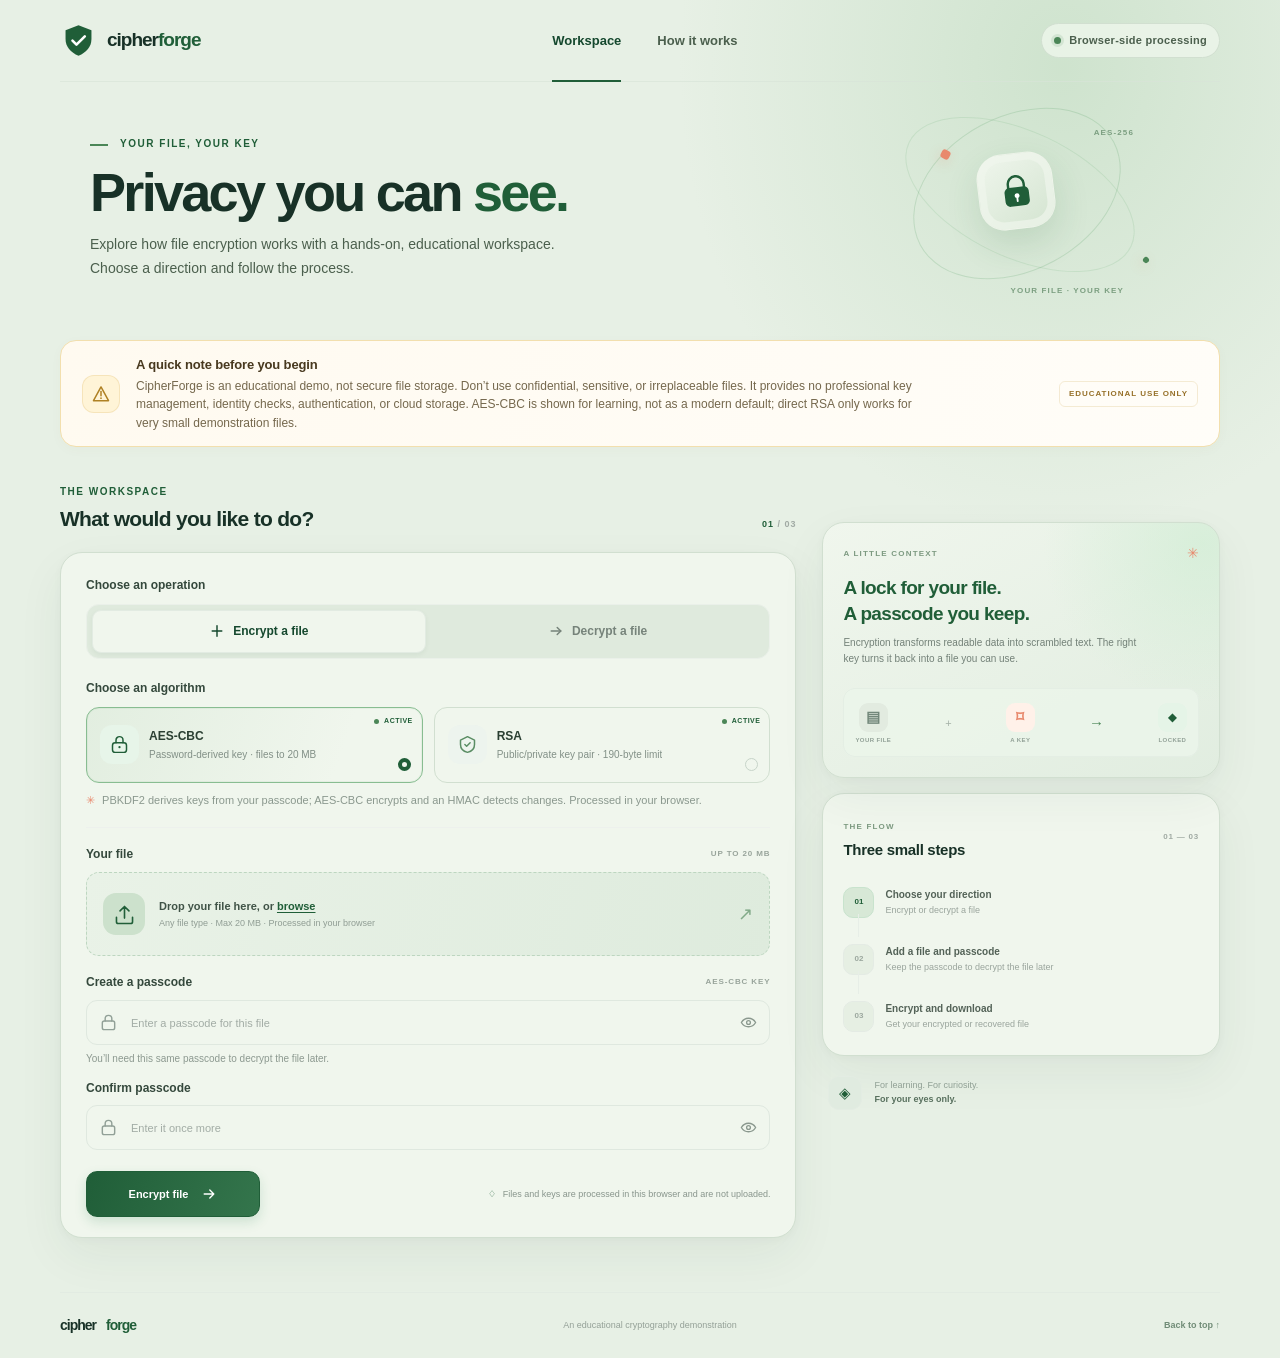
<file: index.html>
<!doctype html>
<html lang="en">
  <head>
    <meta charset="utf-8" />
    <meta name="viewport" content="width=device-width, initial-scale=1" />
    <meta
      http-equiv="refresh"
      content="0; url=./templates/index.html"
    />
    <title>CipherForge</title>
  </head>
  <body>
    <p>
      Opening the CipherForge preview…
      <a href="./templates/index.html">Open the page</a> if it does not load.
    </p>
    <script>
      const pageRoot = window.location.pathname
        .replace(/index\.html$/, "")
        .replace(/\/?$/, "/");
      window.location.replace(`${pageRoot}templates/index.html`);
    </script>
  </body>
</html>
</file>
<file: static/css/styles.css>
:root {
  color-scheme: light;

  --color-page: #e7f0e5;
  --color-surface: #f0f6ed;
  --color-surface-soft: #dfeadd;
  --color-ink: #183127;
  --color-ink-soft: #4b5f4d;
  --color-line: #d1dfd0;
  --color-green: #205e38;
  --color-green-deep: #15482e;
  --color-green-bright: #4b8657;
  --color-green-pale: #cce1cc;
  --color-coral: #e8896d;
  --color-warning-line: #f2dfae;
  --color-error: #ad4238;
  --color-error-pale: #fff0ee;

  --font-body: "DM Sans", -apple-system, BlinkMacSystemFont, "Segoe UI", sans-serif;
  --font-display: "Manrope", "DM Sans", -apple-system, BlinkMacSystemFont, "Segoe UI", sans-serif;

  --radius-small: 10px;
  --radius-medium: 16px;
  --radius-large: 22px;
  --radius-pill: 999px;

  --shadow-card: 0 18px 48px rgb(32 68 43 / 6%), 0 2px 8px rgb(32 68 43 / 3%);
  --shadow-float: 0 9px 24px rgb(36 102 59 / 12%);

  --content-width: 1160px;
  --transition-fast: 160ms ease;
}

* {
  box-sizing: border-box;
}

html {
  min-width: 320px;
  scroll-behavior: smooth;
  scroll-padding-top: 28px;
}

body {
  min-height: 100vh;
  margin: 0;
  background:
    radial-gradient(ellipse at 83% 5%, rgb(174 210 175 / 43%), transparent 24rem),
    var(--color-page);
  color: var(--color-ink);
  font-family: var(--font-body);
  font-size: 14px;
  line-height: 1.5;
  -webkit-font-smoothing: antialiased;
}

button,
input {
  font: inherit;
}

button,
a,
label {
  -webkit-tap-highlight-color: transparent;
}

a {
  color: inherit;
}

button:focus-visible,
a:focus-visible,
input:focus-visible,
.drop-zone:focus-within {
  outline: 3px solid rgb(71 132 90 / 42%);
  outline-offset: 3px;
}

.skip-link {
  position: fixed;
  z-index: 20;
  top: 12px;
  left: 12px;
  padding: 10px 14px;
  transform: translateY(-160%);
  border-radius: var(--radius-small);
  background: var(--color-ink);
  color: white;
  text-decoration: none;
}

.skip-link:focus {
  transform: translateY(0);
}

.topbar {
  display: flex;
  width: min(var(--content-width), calc(100% - 64px));
  height: 82px;
  align-items: center;
  justify-content: space-between;
  margin: 0 auto;
  border-bottom: 1px solid rgb(216 229 216 / 67%);
}

.brand,
.footer-brand {
  display: inline-flex;
  align-items: center;
  gap: 10px;
  color: var(--color-ink);
  text-decoration: none;
}

.brand-mark {
  display: grid;
  width: 37px;
  height: 37px;
  color: var(--color-green);
  place-items: center;
}

.brand-mark svg {
  width: 100%;
  height: 100%;
}

.brand-name,
.footer-brand {
  font-family: var(--font-display);
  font-size: 19px;
  font-weight: 800;
  letter-spacing: -1px;
}

.brand-name span,
.footer-brand span {
  color: var(--color-green);
}

.top-nav {
  display: flex;
  height: 100%;
  align-items: center;
  gap: 36px;
  margin-left: 3rem;
}

.top-nav-link {
  position: relative;
  display: inline-flex;
  height: 100%;
  align-items: center;
  color: var(--color-ink-soft);
  font-size: 13px;
  font-weight: 600;
  text-decoration: none;
  transition: color var(--transition-fast);
}

.top-nav-link:hover,
.top-nav-link.is-current {
  color: var(--color-green-deep);
}

.top-nav-link.is-current::after {
  position: absolute;
  right: 0;
  bottom: -1px;
  left: 0;
  height: 2px;
  background: var(--color-green);
  content: "";
}

.preview-badge {
  display: inline-flex;
  align-items: center;
  gap: 8px;
  padding: 8px 12px;
  border: 1px solid var(--color-line);
  border-radius: var(--radius-pill);
  background: rgb(236 245 234 / 88%);
  color: var(--color-ink-soft);
  font-size: 11px;
  font-weight: 700;
  letter-spacing: 0.025em;
}

.preview-dot,
.active-state span {
  width: 7px;
  height: 7px;
  border-radius: 50%;
  background: var(--color-green-bright);
  box-shadow: 0 0 0 3px rgb(71 132 90 / 13%);
}

main {
  width: min(var(--content-width), calc(100% - 64px));
  margin: 0 auto;
}

.hero {
  position: relative;
  display: flex;
  min-height: 258px;
  align-items: center;
  justify-content: space-between;
  overflow: hidden;
  padding: 22px 0 27px 30px;
}

.hero-copy {
  position: relative;
  z-index: 1;
  max-width: 630px;
}

.eyebrow,
.aside-kicker {
  margin: 0;
  color: var(--color-green);
  font-size: 10px;
  font-weight: 800;
  letter-spacing: 0.15em;
}

.eyebrow-line {
  display: inline-block;
  width: 18px;
  height: 2px;
  margin-right: 8px;
  vertical-align: middle;
  background: var(--color-green-bright);
}

.hero h1 {
  margin: 11px 0 8px;
  font-family: var(--font-display);
  font-size: clamp(36px, 4.5vw, 54px);
  font-weight: 700;
  letter-spacing: -2.7px;
  line-height: 1.14;
}

.hero h1 span {
  color: var(--color-green);
}

.hero-description {
  max-width: 470px;
  margin: 0;
  color: var(--color-ink-soft);
  font-size: 14px;
  line-height: 1.75;
}

.hero-art {
  position: relative;
  width: 300px;
  height: 205px;
  flex: 0 0 300px;
  margin-right: 48px;
}

.orbit {
  position: absolute;
  top: 10px;
  left: 35px;
  width: 220px;
  height: 155px;
  transform: rotate(-28deg);
  border: 1px solid rgb(68 151 88 / 19%);
  border-radius: 50%;
}

.orbit-two {
  top: 25px;
  left: 25px;
  width: 246px;
  height: 127px;
  transform: rotate(25deg);
  border-color: rgb(68 151 88 / 13%);
}

.hero-lock {
  position: absolute;
  top: 47px;
  left: 106px;
  display: grid;
  width: 76px;
  height: 76px;
  transform: rotate(-7deg);
  border: 1px solid rgb(240 246 237 / 80%);
  border-radius: 25px;
  background: linear-gradient(145deg, #f0f6ed, #d3e4d0);
  box-shadow: 0 15px 35px rgb(39 105 55 / 14%), inset 0 0 0 7px rgb(240 246 237 / 68%);
  color: var(--color-green);
  place-items: center;
}

.hero-lock svg {
  width: 39px;
  height: 39px;
}

.hero-spark {
  position: absolute;
  z-index: 1;
  width: 9px;
  height: 9px;
  border-radius: 3px;
  background: var(--color-coral);
  box-shadow: 0 4px 12px rgb(232 137 109 / 26%);
}

.spark-one {
  top: 44px;
  left: 69px;
  transform: rotate(27deg);
}

.spark-two {
  right: 23px;
  bottom: 48px;
  width: 6px;
  height: 6px;
  transform: rotate(45deg);
  background: var(--color-green-bright);
}

.art-label {
  position: absolute;
  color: #7c9f81;
  font-size: 8px;
  font-weight: 800;
  letter-spacing: 0.14em;
}

.art-label-top {
  top: 21px;
  right: 38px;
}

.art-label-bottom {
  right: 48px;
  bottom: 14px;
}

.notice {
  display: flex;
  min-height: 82px;
  align-items: center;
  gap: 16px;
  padding: 14px 21px;
  border: 1px solid var(--color-warning-line);
  border-radius: var(--radius-medium);
  background: linear-gradient(100deg, #fffaf0, #fffdf8);
  box-shadow: 0 3px 12px rgb(132 106 48 / 3%);
}

.notice-icon {
  display: grid;
  width: 38px;
  height: 38px;
  flex: 0 0 38px;
  border: 1px solid rgb(200 151 44 / 17%);
  border-radius: 12px;
  background: #fff4d7;
  color: #af8124;
  place-items: center;
}

.notice-icon svg {
  width: 20px;
  height: 20px;
}

.notice-copy {
  min-width: 0;
}

.notice h2 {
  margin: 0 0 2px;
  color: #48391f;
  font-family: var(--font-display);
  font-size: 13px;
  font-weight: 800;
  letter-spacing: -0.15px;
}

.notice p {
  max-width: 790px;
  margin: 0;
  color: #75684d;
  font-size: 12px;
  line-height: 1.55;
}

.notice-tag {
  flex: 0 0 auto;
  margin-left: auto;
  padding: 6px 9px;
  border: 1px solid rgb(205 171 92 / 23%);
  border-radius: 6px;
  color: #97712a;
  font-size: 8px;
  font-weight: 800;
  letter-spacing: 0.12em;
}

.workspace-layout {
  display: grid;
  grid-template-columns: minmax(0, 1.63fr) minmax(300px, 0.88fr);
  align-items: start;
  gap: 26px;
  padding: 37px 0 54px;
}

.workspace-main {
  min-width: 0;
}

.section-heading {
  display: flex;
  align-items: end;
  justify-content: space-between;
  margin: 0 0 17px;
}

.section-heading .eyebrow {
  margin-bottom: 4px;
}

.section-heading h2 {
  margin: 0;
  font-family: var(--font-display);
  font-size: 21px;
  font-weight: 700;
  letter-spacing: -0.7px;
}

.step-count {
  padding-bottom: 3px;
  color: #a1aaa4;
  font-size: 9px;
  font-weight: 700;
  letter-spacing: 0.11em;
}

.step-count span {
  color: var(--color-green);
}

.workbench-card,
.aside-card {
  border: 1px solid var(--color-line);
  border-radius: var(--radius-large);
  background: var(--color-surface);
  box-shadow: var(--shadow-card);
}

.workbench-card {
  padding: 23px 25px 20px;
}

fieldset {
  min-width: 0;
  margin: 0;
  padding: 0;
  border: 0;
}

.field-label {
  display: block;
  padding: 0;
  color: #34483c;
  font-size: 12px;
  font-weight: 700;
}

.operation-switch {
  display: grid;
  grid-template-columns: 1fr 1fr;
  gap: 5px;
  margin-top: 10px;
  padding: 5px;
  border: 1px solid #eaf0e9;
  border-radius: 13px;
  background: var(--color-surface-soft);
}

.operation-button {
  display: flex;
  min-height: 43px;
  align-items: center;
  justify-content: center;
  gap: 8px;
  border: 1px solid transparent;
  border-radius: 9px;
  background: transparent;
  color: #76837a;
  cursor: pointer;
  font-size: 12px;
  font-weight: 600;
  transition: background var(--transition-fast), color var(--transition-fast), box-shadow var(--transition-fast);
}

.operation-button svg {
  width: 16px;
  height: 16px;
}

.operation-button:hover {
  color: var(--color-green-deep);
}

.operation-button.is-selected {
  border-color: #e2ebe2;
  background: var(--color-surface);
  box-shadow: 0 2px 5px rgb(27 58 37 / 5%);
  color: var(--color-green-deep);
  font-weight: 700;
}

.algorithm-fieldset {
  margin-top: 20px;
}

.algorithm-grid {
  display: grid;
  grid-template-columns: 1fr 1fr;
  gap: 11px;
  margin-top: 10px;
}

.algorithm-card {
  position: relative;
  display: flex;
  min-height: 76px;
  align-items: center;
  gap: 10px;
  padding: 12px 13px;
  border: 1px solid var(--color-line);
  border-radius: 13px;
  background: var(--color-surface);
  transition: border-color var(--transition-fast), background var(--transition-fast), box-shadow var(--transition-fast);
}

label.algorithm-card {
  cursor: pointer;
}

.algorithm-card.is-selected {
  border-color: #88bd91;
  background: linear-gradient(110deg, #e2eee0, var(--color-surface) 75%);
  box-shadow: inset 0 0 0 1px rgb(87 155 99 / 8%);
}

.algorithm-icon {
  display: grid;
  width: 39px;
  height: 39px;
  flex: 0 0 39px;
  border-radius: 12px;
  place-items: center;
}

.algorithm-icon svg {
  width: 21px;
  height: 21px;
}

.algorithm-icon-aes {
  background: #e7f5e9;
  color: var(--color-green);
}

.algorithm-icon-rsa {
  background: #edf4ee;
  color: #5a8d64;
}

.algorithm-copy {
  display: grid;
  min-width: 0;
  gap: 2px;
}

.algorithm-title {
  color: #2a3f32;
  font-family: var(--font-display);
  font-size: 12px;
  font-weight: 800;
}

.algorithm-description {
  overflow: hidden;
  color: #829087;
  font-size: 10px;
  text-overflow: ellipsis;
  white-space: nowrap;
}

.algorithm-state {
  position: absolute;
  top: 8px;
  right: 9px;
  display: inline-flex;
  align-items: center;
  gap: 5px;
  font-size: 7px;
  font-weight: 800;
  letter-spacing: 0.07em;
}

.active-state {
  color: var(--color-green);
}

.active-state span {
  width: 5px;
  height: 5px;
  box-shadow: none;
}

.algorithm-radio {
  position: absolute;
  right: 11px;
  bottom: 11px;
  width: 13px;
  height: 13px;
  border: 1px solid #c7d4c9;
  border-radius: 50%;
}

.algorithm-card.is-selected .algorithm-radio {
  border: 4px solid var(--color-green);
  background: var(--color-surface);
}

.algorithm-card input:focus-visible + .algorithm-icon {
  outline: 3px solid rgb(71 132 90 / 42%);
  outline-offset: 3px;
}

.algorithm-footnote {
  margin: 9px 0 0;
  color: #8a988e;
  font-size: 11px;
}

.algorithm-footnote > span:first-child {
  margin-right: 4px;
  color: var(--color-coral);
}

.form-divider {
  height: 1px;
  margin: 19px 0 17px;
  background: #edf1ed;
}

.field-block + .field-block {
  margin-top: 17px;
}

.field-heading {
  display: flex;
  align-items: center;
  justify-content: space-between;
  gap: 10px;
  margin-bottom: 9px;
}

.field-optional {
  color: #98a49b;
  font-size: 8px;
  font-weight: 800;
  letter-spacing: 0.11em;
}

.drop-zone {
  display: flex;
  min-height: 84px;
  align-items: center;
  gap: 14px;
  padding: 13px 16px;
  border: 1.5px dashed #bdd6c0;
  border-radius: 13px;
  background: linear-gradient(105deg, #e9f2e7, #deebdd);
  cursor: pointer;
  transition: border-color var(--transition-fast), background var(--transition-fast), transform var(--transition-fast);
}

.drop-zone:hover,
.drop-zone.is-dragging {
  transform: translateY(-1px);
  border-color: var(--color-green-bright);
  background: #d9ead9;
}

.upload-icon {
  display: grid;
  width: 42px;
  height: 42px;
  flex: 0 0 42px;
  border-radius: 13px;
  background: var(--color-green-pale);
  color: var(--color-green);
  place-items: center;
}

.upload-icon svg {
  width: 25px;
  height: 25px;
}

.drop-zone-copy {
  display: grid;
  min-width: 0;
  gap: 3px;
}

.drop-title {
  color: #405347;
  font-size: 11px;
  font-weight: 700;
}

.drop-title span {
  color: var(--color-green);
  text-decoration: underline;
  text-underline-offset: 2px;
}

.drop-subtitle {
  color: #909d94;
  font-size: 9px;
}

.browse-arrow {
  margin-left: auto;
  color: #82aa89;
  font-size: 18px;
}

.selected-file {
  display: flex;
  min-height: 67px;
  align-items: center;
  gap: 11px;
  margin-top: 9px;
  padding: 9px 12px;
  border: 1px solid #dfeae0;
  border-radius: 12px;
  background: #e4eee2;
}

.selected-file[hidden],
.form-status[hidden] {
  display: none;
}

.file-type-icon {
  display: grid;
  width: 36px;
  height: 36px;
  flex: 0 0 36px;
  border-radius: 10px;
  background: #d9e9d8;
  color: var(--color-green);
  place-items: center;
}

.file-type-icon svg {
  width: 20px;
  height: 20px;
}

.file-details {
  display: grid;
  min-width: 0;
  gap: 1px;
}

.file-name {
  overflow: hidden;
  color: #35483b;
  font-size: 11px;
  font-weight: 700;
  text-overflow: ellipsis;
  white-space: nowrap;
}

.file-size {
  color: #8b988f;
  font-size: 10px;
}

.remove-file {
  display: grid;
  width: 30px;
  height: 30px;
  flex: 0 0 30px;
  margin-left: auto;
  border: 0;
  border-radius: 8px;
  background: transparent;
  color: #87948a;
  cursor: pointer;
  font-size: 20px;
  place-items: center;
  transition: background var(--transition-fast), color var(--transition-fast);
}

.remove-file:hover {
  background: #fcefed;
  color: var(--color-error);
}

.password-input-wrap {
  position: relative;
  display: flex;
  min-height: 45px;
  align-items: center;
  border: 1px solid #dfe8df;
  border-radius: 11px;
  background: var(--color-surface);
  transition: border-color var(--transition-fast), box-shadow var(--transition-fast);
}

.password-input-wrap:focus-within {
  border-color: #8bbd94;
  box-shadow: 0 0 0 3px rgb(71 132 90 / 10%);
}

.password-icon {
  display: grid;
  width: 42px;
  flex: 0 0 42px;
  color: #91a097;
  place-items: center;
}

.password-icon svg {
  width: 19px;
  height: 19px;
}

.password-input-wrap input {
  width: 100%;
  min-width: 0;
  align-self: stretch;
  border: 0;
  outline: 0;
  background: transparent;
  color: var(--color-ink);
  font-size: 11px;
}

.password-input-wrap input::placeholder {
  color: #a2aca5;
}

.password-input-wrap input:focus-visible {
  outline: 0;
}

.reveal-password {
  display: grid;
  width: 42px;
  height: 42px;
  flex: 0 0 42px;
  border: 0;
  border-radius: 8px;
  background: transparent;
  color: #8a988e;
  cursor: pointer;
  place-items: center;
}

.reveal-password:hover {
  color: var(--color-green);
}

.reveal-password svg {
  width: 19px;
  height: 19px;
}

.field-help {
  margin: 6px 0 0;
  color: #8c9990;
  font-size: 10px;
}

.confirm-password-group {
  display: grid;
  gap: 8px;
  margin-top: 13px;
}

.confirm-password-group[hidden] {
  display: none;
}

.rsa-key-block[hidden],
.rsa-mode[hidden] {
  display: none;
}

.key-file-input,
.rsa-generator input,
.rsa-passphrase-label + input {
  width: 100%;
  border: 1px solid #dfe8df;
  background: var(--color-surface);
  font: inherit;
  font-size: 10px;
}

.key-file-input {
  min-height: 45px;
  padding: 10px;
  border-radius: 11px;
  color: #526157;
}

.key-file-input:focus-visible,
.rsa-generator input:focus-visible,
.rsa-passphrase-label + input:focus-visible {
  outline: 3px solid rgb(71 132 90 / 18%);
  outline-offset: 1px;
}

.rsa-generator {
  display: grid;
  gap: 8px;
  margin-top: 13px;
  padding: 13px;
  border: 1px solid #dfeae0;
  border-radius: 12px;
  background: #e4eee2;
}

.rsa-generator .field-heading {
  margin-bottom: 0;
}

.rsa-generator input,
.rsa-passphrase-label + input {
  min-height: 39px;
  padding: 0 11px;
  border-radius: 9px;
  color: var(--color-ink);
}

.secondary-button {
  min-height: 38px;
  justify-self: start;
  padding: 0 12px;
  border: 1px solid #a9caaf;
  border-radius: 9px;
  background: #deecdc;
  color: #347344;
  cursor: pointer;
  font-size: 10px;
  font-weight: 700;
}

.secondary-button:hover {
  border-color: #7bac84;
  background: #d2e3d0;
}

.secondary-button:disabled {
  cursor: wait;
  opacity: 0.7;
}

.rsa-passphrase-label {
  margin-top: 13px;
}

.rsa-passphrase-label span {
  margin-left: 5px;
  color: #98a49b;
  font-size: 8px;
  letter-spacing: 0.1em;
}

.rsa-limit-note {
  margin: 13px 0 0;
  padding: 9px 10px;
  border: 1px solid #f0dfb9;
  border-radius: 9px;
  background: #fffaf0;
  color: #7d6840;
  font-size: 9px;
  line-height: 1.5;
}

.form-footer {
  display: flex;
  align-items: center;
  justify-content: space-between;
  gap: 12px;
  margin-top: 21px;
}

.submit-button {
  display: inline-flex;
  min-width: 174px;
  min-height: 46px;
  align-items: center;
  justify-content: center;
  gap: 13px;
  padding: 0 17px;
  border: 1px solid var(--color-green);
  border-radius: 11px;
  background: linear-gradient(110deg, var(--color-green), #34754c);
  box-shadow: 0 5px 12px rgb(35 131 78 / 17%);
  color: white;
  cursor: pointer;
  font-size: 11px;
  font-weight: 700;
  transition: transform var(--transition-fast), box-shadow var(--transition-fast), background var(--transition-fast);
}

.submit-button:hover {
  transform: translateY(-1px);
  background: linear-gradient(110deg, var(--color-green-deep), var(--color-green));
  box-shadow: var(--shadow-float);
}

.submit-button:active {
  transform: translateY(0);
}

.submit-button:disabled {
  transform: none;
  box-shadow: none;
  cursor: wait;
  opacity: 0.7;
}

.submit-button svg {
  width: 16px;
  height: 16px;
}

.submit-note {
  margin: 0;
  color: #88958c;
  font-size: 9px;
  text-align: right;
}

.note-shield {
  margin-right: 4px;
  color: var(--color-green);
}

.form-status {
  margin: 14px 0 0;
  padding: 11px 13px;
  border: 1px solid #d9e9db;
  border-radius: 10px;
  background: #deecdc;
  color: #356143;
  font-size: 11px;
  line-height: 1.5;
}

.form-status.is-error {
  border-color: #f0d2cd;
  background: var(--color-error-pale);
  color: var(--color-error);
}

.form-status.is-processing {
  border-color: #d6e3d6;
  background: #edf3ea;
  color: #526656;
}

.form-status.is-success {
  border-color: #c7dfcb;
  background: #e2efe1;
  color: var(--color-green-deep);
}

.download-result {
  display: flex;
  min-height: 61px;
  align-items: center;
  gap: 11px;
  margin-top: 10px;
  padding: 9px 12px;
  border: 1px solid #cce3d0;
  border-radius: 12px;
  background: #e2eee1;
  color: var(--color-green-deep);
  text-decoration: none;
  transition: background var(--transition-fast), border-color var(--transition-fast);
}

.download-result:hover {
  border-color: #9dccaa;
  background: #d7e8d6;
}

.download-result[hidden] {
  display: none;
}

.download-result-icon {
  display: grid;
  width: 37px;
  height: 37px;
  flex: 0 0 37px;
  border-radius: 11px;
  background: #e1f2e4;
  place-items: center;
}

.download-result-icon svg {
  width: 21px;
  height: 21px;
}

.download-result-copy {
  display: grid;
  min-width: 0;
  gap: 2px;
}

.download-result-copy strong {
  font-size: 10px;
  font-weight: 800;
}

.download-result-copy span {
  overflow: hidden;
  color: #71917a;
  font-size: 9px;
  text-overflow: ellipsis;
  white-space: nowrap;
}

.download-result-arrow {
  margin-left: auto;
  font-size: 18px;
  font-weight: 700;
}

.workspace-aside {
  display: grid;
  gap: 15px;
  padding-top: 38px;
}

.aside-card {
  overflow: hidden;
  padding: 20px;
}

.aside-explainer {
  position: relative;
  background:
    radial-gradient(circle at 96% 8%, rgb(203 236 208 / 57%), transparent 10rem),
    linear-gradient(150deg, #f0f6ed, #e1ede0);
}

.aside-topline,
.process-heading {
  display: flex;
  align-items: center;
  justify-content: space-between;
}

.aside-kicker {
  color: #7d9a81;
  font-size: 8px;
}

.aside-spark {
  color: var(--color-coral);
  font-size: 14px;
}

.aside-explainer h2 {
  margin: 11px 0 8px;
  font-family: var(--font-display);
  font-size: 19px;
  font-weight: 800;
  letter-spacing: -0.65px;
  line-height: 1.35;
}

.aside-explainer h2 span {
  color: var(--color-green);
}

.aside-description {
  max-width: 310px;
  margin: 0;
  color: #738178;
  font-size: 10px;
  line-height: 1.65;
}

.transformation {
  display: flex;
  align-items: center;
  justify-content: space-between;
  gap: 8px;
  margin-top: 20px;
  padding: 14px 11px 11px;
  border: 1px solid #e4eee4;
  border-radius: 12px;
  background: rgb(236 245 234 / 90%);
}

.transform-item {
  display: grid;
  justify-items: center;
  gap: 4px;
  color: #91a096;
  font-size: 6px;
  font-weight: 800;
  letter-spacing: 0.07em;
}

.transform-icon {
  display: grid;
  width: 29px;
  height: 29px;
  border-radius: 9px;
  font-size: 15px;
  place-items: center;
}

.file-transform {
  background: #e2ebe0;
  color: #72877a;
}

.key-transform {
  background: #fff1e9;
  color: var(--color-coral);
}

.shield-transform {
  background: #e5f4e7;
  color: var(--color-green);
  font-size: 11px;
}

.transform-join,
.transform-arrow {
  color: #a5b2a8;
  font-size: 11px;
}

.transform-arrow {
  color: var(--color-green-bright);
  font-size: 15px;
}

.process-card {
  padding-bottom: 11px;
}

.process-heading h3 {
  margin: 4px 0 0;
  font-family: var(--font-display);
  font-size: 15px;
  font-weight: 800;
  letter-spacing: -0.3px;
}

.process-total {
  color: #a0aaa3;
  font-size: 8px;
  font-weight: 800;
  letter-spacing: 0.1em;
}

.process-list {
  display: grid;
  gap: 1px;
  margin: 13px 0 0;
  padding: 0;
  list-style: none;
}

.process-item {
  position: relative;
  display: flex;
  min-height: 56px;
  align-items: center;
  gap: 11px;
}

.process-item:not(:last-child)::after {
  position: absolute;
  top: 40px;
  bottom: -7px;
  left: 15px;
  width: 1px;
  background: #e7eee7;
  content: "";
}

.process-number {
  display: grid;
  width: 31px;
  height: 31px;
  flex: 0 0 31px;
  border: 1px solid #e4ebe4;
  border-radius: 10px;
  background: #e6efe3;
  color: #9ca89f;
  font-size: 8px;
  font-weight: 800;
  place-items: center;
  transition: background var(--transition-fast), color var(--transition-fast), border-color var(--transition-fast);
}

.process-item.is-active .process-number {
  border-color: #c8e3cd;
  background: #d7e8d6;
  color: var(--color-green);
}

.process-copy {
  display: grid;
  gap: 2px;
}

.process-copy strong {
  color: #536257;
  font-size: 10px;
  font-weight: 700;
}

.process-copy span {
  color: #9aa59d;
  font-size: 9px;
}

.process-check {
  display: none;
  margin-left: auto;
  color: var(--color-green);
  font-size: 11px;
  font-weight: 700;
}

.process-item.is-complete .process-check {
  display: inline;
}

.aside-footer {
  display: flex;
  align-items: center;
  gap: 12px;
  padding: 5px 6px;
  color: #90a095;
}

.footer-lock {
  display: grid;
  width: 34px;
  height: 34px;
  flex: 0 0 34px;
  border: 1px solid #e3ece3;
  border-radius: 11px;
  background: #e0ebe0;
  color: var(--color-green);
  font-size: 15px;
  place-items: center;
}

.aside-footer p {
  margin: 0;
  font-size: 9px;
  line-height: 1.55;
}

.aside-footer strong {
  color: #58705e;
  font-weight: 700;
}

.page-footer {
  display: flex;
  min-height: 66px;
  align-items: center;
  justify-content: space-between;
  gap: 14px;
  border-top: 1px solid #e2ebe2;
}

.footer-brand {
  font-size: 14px;
}

.page-footer p,
.back-to-top {
  margin: 0;
  color: #94a097;
  font-size: 9px;
}

.back-to-top {
  color: #718c77;
  font-weight: 700;
  text-decoration: none;
}

.back-to-top:hover {
  color: var(--color-green);
}

.visually-hidden {
  position: absolute !important;
  width: 1px !important;
  height: 1px !important;
  overflow: hidden !important;
  clip: rect(0, 0, 0, 0) !important;
  white-space: nowrap !important;
  clip-path: inset(50%) !important;
}

@media (min-width: 1300px) {
  .hero {
    min-height: 274px;
  }

  .workspace-layout {
    grid-template-columns: minmax(0, 1.62fr) minmax(330px, 0.88fr);
  }
}

@media (max-width: 930px) {
  .hero-art {
    margin-right: 0;
  }

  .workspace-layout {
    grid-template-columns: minmax(0, 1.35fr) minmax(270px, 0.9fr);
    gap: 18px;
  }

  .workbench-card {
    padding-right: 19px;
    padding-left: 19px;
  }

  .algorithm-card {
    gap: 8px;
    padding-right: 9px;
    padding-left: 9px;
  }

  .algorithm-icon {
    width: 34px;
    height: 34px;
    flex-basis: 34px;
  }

  .algorithm-state {
    right: 7px;
  }

  .active-state {
    font-size: 6px;
  }
}

@media (max-width: 740px) {
  .topbar,
  main {
    width: min(100% - 36px, 560px);
  }

  .topbar {
    height: 69px;
  }

  .brand-name {
    font-size: 17px;
  }

  .brand-mark {
    width: 33px;
    height: 33px;
  }

  .top-nav {
    gap: 18px;
    margin-left: auto;
    margin-right: 19px;
  }

  .top-nav-link {
    font-size: 11px;
  }

  .preview-badge {
    gap: 0;
    width: 28px;
    height: 28px;
    justify-content: center;
    padding: 0;
    overflow: hidden;
    font-size: 0;
  }

  .hero {
    min-height: 220px;
    padding: 29px 0 25px 4px;
  }

  .hero-art {
    position: absolute;
    right: -112px;
    bottom: -11px;
    transform: scale(0.75);
    transform-origin: bottom center;
    opacity: 0.57;
  }

  .hero-copy {
    max-width: 490px;
  }

  .hero h1 {
    max-width: 410px;
    font-size: clamp(36px, 8vw, 46px);
  }

  .hero-description {
    max-width: 420px;
    font-size: 12px;
  }

  .notice {
    align-items: start;
    padding: 14px;
  }

  .notice-icon {
    width: 34px;
    height: 34px;
    flex-basis: 34px;
  }

  .notice-tag {
    display: none;
  }

  .notice p {
    font-size: 11px;
  }

  .workspace-layout {
    grid-template-columns: 1fr;
    gap: 21px;
    padding-top: 29px;
    padding-bottom: 38px;
  }

  .workspace-aside {
    grid-template-columns: 1fr 1fr;
    align-items: start;
    gap: 12px;
    padding-top: 0;
  }

  .aside-explainer,
  .process-card {
    min-height: 100%;
  }

  .aside-footer {
    grid-column: 1 / -1;
    padding-left: 9px;
  }
}

@media (max-width: 520px) {
  .topbar,
  main {
    width: calc(100% - 28px);
  }

  .topbar {
    height: 63px;
  }

  .top-nav {
    gap: 14px;
    margin-right: 12px;
  }

  .top-nav-link {
    font-size: 10px;
  }

  .hero {
    min-height: 205px;
    padding-left: 0;
  }

  .hero h1 {
    font-size: 37px;
    letter-spacing: -1.8px;
  }

  .hero-art {
    right: -154px;
    opacity: 0.42;
  }

  .notice {
    gap: 11px;
    border-radius: 14px;
  }

  .notice h2 {
    font-size: 12px;
  }

  .section-heading h2 {
    font-size: 19px;
  }

  .step-count {
    font-size: 8px;
  }

  .workbench-card {
    padding: 18px 14px 16px;
    border-radius: 18px;
  }

  .algorithm-grid {
    grid-template-columns: 1fr;
    gap: 8px;
  }

  .algorithm-card {
    min-height: 67px;
    padding-right: 13px;
    padding-left: 12px;
  }

  .active-state {
    font-size: 7px;
  }

  .drop-zone {
    gap: 10px;
    padding-right: 11px;
    padding-left: 11px;
  }

  .drop-subtitle {
    max-width: 220px;
    font-size: 8px;
  }

  .browse-arrow {
    display: none;
  }

  .form-footer {
    align-items: stretch;
    flex-direction: column;
  }

  .submit-button {
    width: 100%;
  }

  .submit-note {
    text-align: center;
  }

  .workspace-aside {
    grid-template-columns: 1fr;
  }

  .aside-explainer,
  .process-card {
    min-height: auto;
  }

  .page-footer {
    min-height: 61px;
  }

  .page-footer p {
    display: none;
  }
}

@media (prefers-reduced-motion: reduce) {
  *,
  *::before,
  *::after {
    scroll-behavior: auto !important;
    transition-duration: 0.01ms !important;
  }
}
</file>
